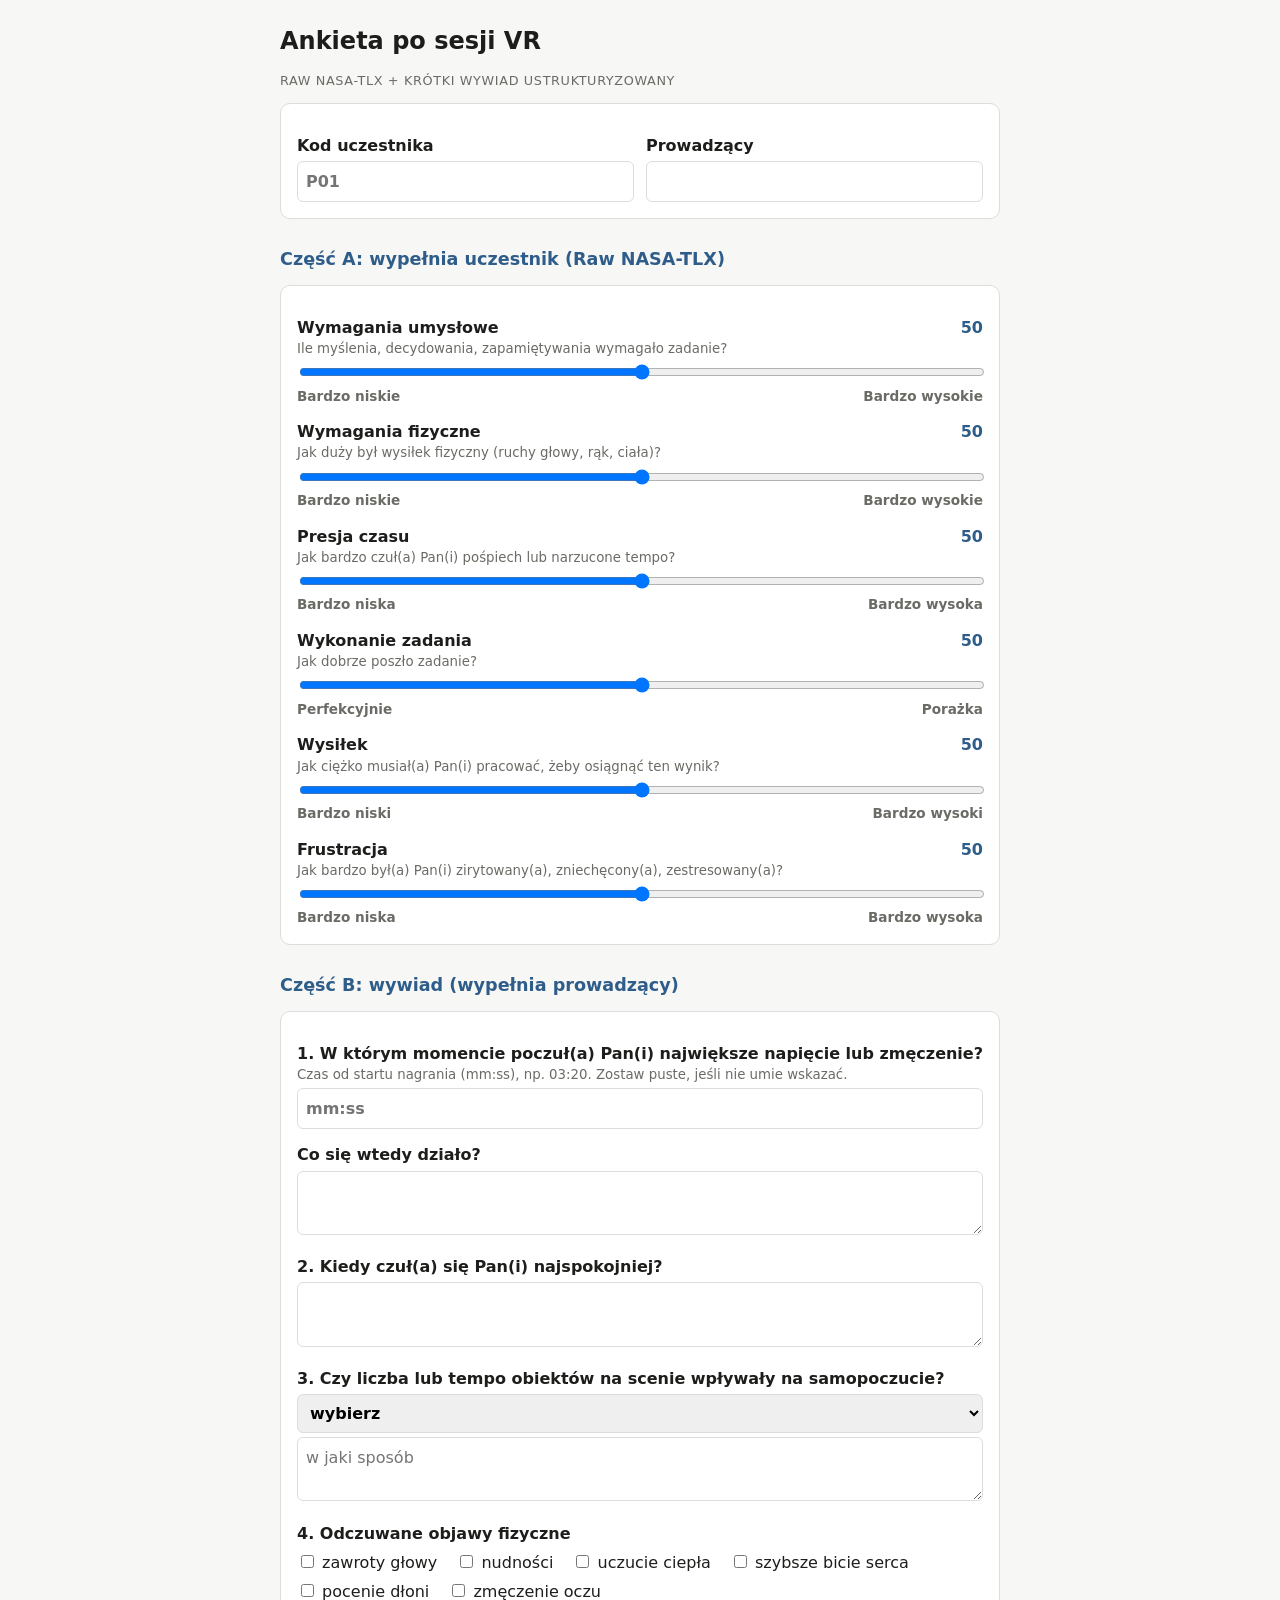
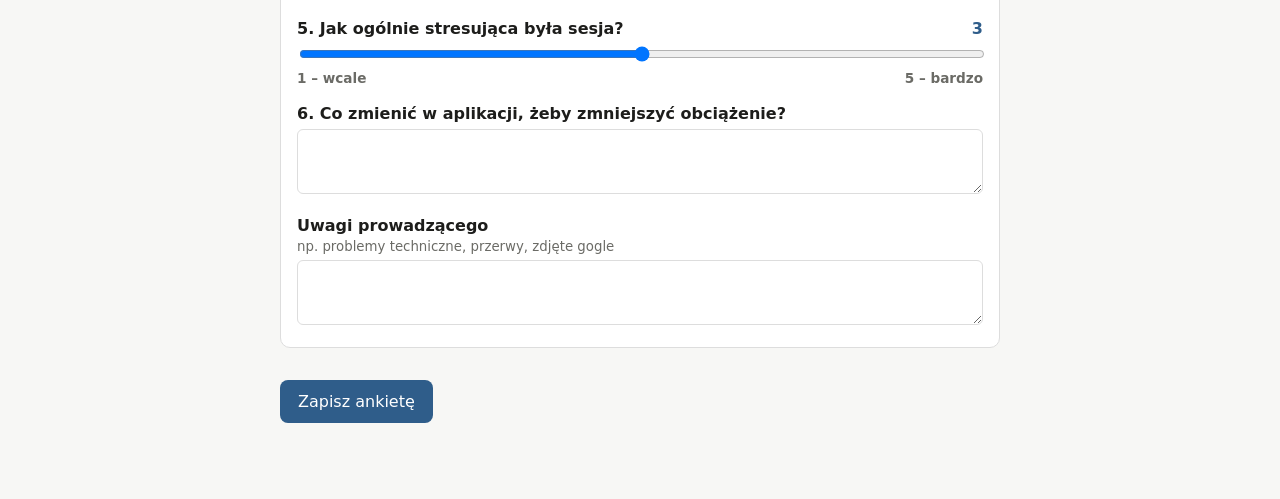
<file: evaluation/ankieta.html>
<!doctype html>
<html lang="pl">
<head>
<meta charset="utf-8">
<meta name="viewport" content="width=device-width,initial-scale=1">
<title>Ankieta po sesji VR</title>
<style>
  :root { --bg:#f7f7f5; --card:#fff; --ink:#1d1d1b; --mut:#6b6b66; --acc:#2f5d8a; --line:#ddd; }
  body { font:16px/1.45 system-ui, sans-serif; background:var(--bg); color:var(--ink); margin:0; }
  main { max-width:720px; margin:0 auto; padding:24px 16px 64px; }
  h1 { font-size:1.5rem; margin:0 0 4px; } h2 { font-size:1.1rem; margin:28px 0 8px; color:var(--acc); }
  .card { background:var(--card); border:1px solid var(--line); border-radius:10px; padding:16px; margin:12px 0; }
  label { display:block; font-weight:600; margin-top:14px; }
  small { display:block; font-weight:400; color:var(--mut); }
  input[type=text], textarea, select { width:100%; box-sizing:border-box; font:inherit; padding:8px; border:1px solid var(--line); border-radius:6px; margin-top:4px; }
  input[type=range] { width:100%; margin-top:6px; }
  .val { float:right; font-variant-numeric:tabular-nums; color:var(--acc); }
  .ends { display:flex; justify-content:space-between; color:var(--mut); font-size:.85rem; }
  .row { display:flex; gap:12px; flex-wrap:wrap; } .row > * { flex:1; min-width:140px; }
  .chk label { display:inline-block; font-weight:400; margin:6px 14px 0 0; }
  button { font:inherit; background:var(--acc); color:#fff; border:0; border-radius:8px; padding:10px 18px; margin-top:20px; cursor:pointer; }
  #msg { margin-top:12px; color:var(--acc); font-weight:600; } #msg.ok { color:#1b7f3b; } #msg.err { color:#c0392b; }
  .who { font-size:.8rem; text-transform:uppercase; letter-spacing:.05em; color:var(--mut); }
</style>
</head>
<body>
<main>
  <h1>Ankieta po sesji VR</h1>
  <p class="who">Raw NASA-TLX + krótki wywiad ustrukturyzowany</p>

  <div class="card">
    <div class="row">
      <div><label>Kod uczestnika<input id="id" type="text" placeholder="P01"></label></div>
      <div><label>Prowadzący<input id="prowadzacy" type="text"></label></div>
    </div>
  </div>

  <h2>Część A: wypełnia uczestnik (Raw NASA-TLX)</h2>
  <div class="card" id="tlx"></div>

  <h2>Część B: wywiad (wypełnia prowadzący)</h2>
  <div class="card">
    <label>1. W którym momencie poczuł(a) Pan(i) największe napięcie lub zmęczenie?
      <small>Czas od startu nagrania (mm:ss), np. 03:20. Zostaw puste, jeśli nie umie wskazać.</small>
      <input id="najwieksze_napiecie_czas" type="text" placeholder="mm:ss"></label>
    <label>Co się wtedy działo?<textarea id="najwieksze_napiecie_opis" rows="2"></textarea></label>
    <label>2. Kiedy czuł(a) się Pan(i) najspokojniej?<textarea id="najspokojniej" rows="2"></textarea></label>
    <label>3. Czy liczba lub tempo obiektów na scenie wpływały na samopoczucie?
      <select id="wplyw_obiektow"><option value="">wybierz</option><option>nie</option><option>trochę</option><option>wyraźnie</option></select></label>
    <textarea id="wplyw_obiektow_opis" rows="2" placeholder="w jaki sposób"></textarea>
    <label>4. Odczuwane objawy fizyczne</label>
    <div class="chk" id="objawy">
      <label><input type="checkbox" value="zawroty"> zawroty głowy</label>
      <label><input type="checkbox" value="nudnosci"> nudności</label>
      <label><input type="checkbox" value="cieplo"> uczucie ciepła</label>
      <label><input type="checkbox" value="kolatanie"> szybsze bicie serca</label>
      <label><input type="checkbox" value="pocenie"> pocenie dłoni</label>
      <label><input type="checkbox" value="zmeczenie_oczu"> zmęczenie oczu</label>
    </div>
    <label>5. Jak ogólnie stresująca była sesja? <span class="val" id="v_stres">3</span>
      <input id="stres_1_5" type="range" min="1" max="5" step="1" value="3"
             oninput="document.getElementById('v_stres').textContent=this.value">
      <div class="ends"><span>1 – wcale</span><span>5 – bardzo</span></div></label>
    <label>6. Co zmienić w aplikacji, żeby zmniejszyć obciążenie?<textarea id="sugestie" rows="2"></textarea></label>
    <label>Uwagi prowadzącego<small>np. problemy techniczne, przerwy, zdjęte gogle</small><textarea id="uwagi" rows="2"></textarea></label>
  </div>

  <button onclick="save()">Zapisz ankietę</button>
  <div id="msg"></div>
</main>
<script>
const TLX = [
  ["mental", "Wymagania umysłowe", "Ile myślenia, decydowania, zapamiętywania wymagało zadanie?", "Bardzo niskie", "Bardzo wysokie"],
  ["physical", "Wymagania fizyczne", "Jak duży był wysiłek fizyczny (ruchy głowy, rąk, ciała)?", "Bardzo niskie", "Bardzo wysokie"],
  ["temporal", "Presja czasu", "Jak bardzo czuł(a) Pan(i) pośpiech lub narzucone tempo?", "Bardzo niska", "Bardzo wysoka"],
  ["performance", "Wykonanie zadania", "Jak dobrze poszło zadanie?", "Perfekcyjnie", "Porażka"],
  ["effort", "Wysiłek", "Jak ciężko musiał(a) Pan(i) pracować, żeby osiągnąć ten wynik?", "Bardzo niski", "Bardzo wysoki"],
  ["frustration", "Frustracja", "Jak bardzo był(a) Pan(i) zirytowany(a), zniechęcony(a), zestresowany(a)?", "Bardzo niska", "Bardzo wysoka"],
];
document.getElementById("tlx").innerHTML = TLX.map(([k, t, q, lo, hi]) => `
  <label>${t} <span class="val" id="v_${k}">50</span><small>${q}</small>
    <input type="range" id="${k}" min="0" max="100" step="5" value="50"
           oninput="document.getElementById('v_${k}').textContent=this.value">
    <div class="ends"><span>${lo}</span><span>${hi}</span></div></label>`).join("");

function save() {
  const v = id => document.getElementById(id).value.trim();
  const id = v("id");
  if (!id) { alert("Podaj kod uczestnika"); return; }
  const t = v("najwieksze_napiecie_czas");
  if (t && !/^\d{1,3}:\d{2}$/.test(t)) { alert("Czas wpisz jako mm:ss, np. 03:20"); return; }
  const d = { id, prowadzacy: v("prowadzacy"), zapisano: new Date().toISOString() };
  TLX.forEach(([k]) => d[k] = +v(k));
  d.rtlx = Math.round(TLX.reduce((s, [k]) => s + d[k], 0) / TLX.length * 10) / 10;
  ["najwieksze_napiecie_czas", "najwieksze_napiecie_opis", "najspokojniej", "wplyw_obiektow",
   "wplyw_obiektow_opis", "sugestie", "uwagi"].forEach(k => d[k] = v(k));
  d.objawy = [...document.querySelectorAll("#objawy input:checked")].map(x => x.value);
  d.stres_1_5 = +v("stres_1_5");
  if (location.protocol.startsWith("http")) {            // otwarte z aplikacji - zapis prosto do folderu sesji
    fetch(`/api/p/${encodeURIComponent(id)}/survey`, { method: "POST", headers: { "Content-Type": "application/json" }, body: JSON.stringify(d) })
      .then(r => r.json().then(j => ({ ok: r.ok, j })))
      .then(({ ok, j }) => {
        const m = document.getElementById("msg");
        if (ok) { m.textContent = `Zapisano w aplikacji (RTLX = ${d.rtlx}). Możesz zamknąć tę kartę.`; m.className = "ok"; }
        else { m.textContent = "Nie zapisano: " + (j.error || "błąd"); m.className = "err"; }
      }).catch(e => { document.getElementById("msg").textContent = "Brak połączenia z aplikacją: " + e; });
    return;
  }
  const a = document.createElement("a");
  a.href = URL.createObjectURL(new Blob([JSON.stringify(d, null, 2)], { type: "application/json" }));
  a.download = `ankieta_${id}.json`; a.click();
  document.getElementById("msg").textContent =
    `Zapisano ankieta_${id}.json (RTLX = ${d.rtlx}). Przenieś plik do folderu sesje\\${id}\\`;
}
const qid = new URLSearchParams(location.search).get("id");
if (qid) { const f = document.getElementById("id"); f.value = qid; f.readOnly = true; document.title = `Ankieta - ${qid}`; }
</script>
</body>
</html>
</file>
